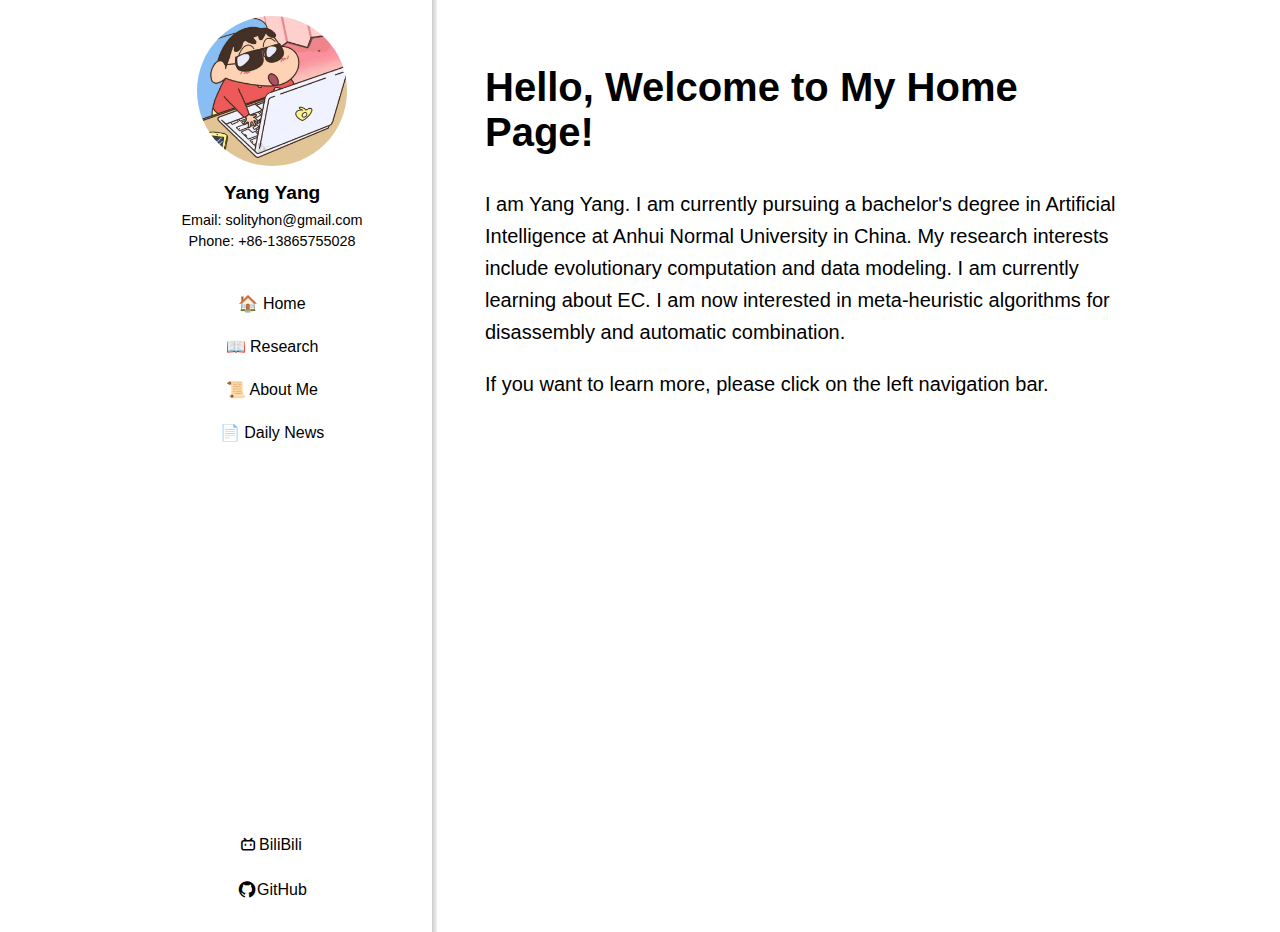
<file: index.html>
<!DOCTYPE html>
<html lang="en">
<head>
    <meta charset="UTF-8">
    <meta name="viewport" content="width=device-width, initial-scale=1.0">
    <title>Yang Yang Page</title>
    <link rel="stylesheet" href="style.css">
    <link rel="stylesheet" href="./font/iconfont.css">
</head>
<body>
    <div class="container">
        <!-- 左侧导航栏 -->
        <aside class="sidebar">
            <div class="profile">
                <img src="./image/2.jpg" alt="Yang Yang photo">
                <h1>Yang Yang</h1>
                <p>Email: solityhon@gmail.com</p>
                <p>Phone: +86-13865755028</p>
            </div>
            <nav class="menu">
                <ul>
                    <li><a href="index.html">🏠 Home</a></li>
                    <li><a href="./page/research.html">📖 Research</a></li>
                    <li><a href="./page/about.html">📜 About Me</a></li>     
                    <li><a href="./page/news.html">📄 Daily News</a></li>
                    
                </ul>
            </nav>
            <nav class="WebSite">
                <ul>
                    <li><a href="https://space.bilibili.com/505526554" target="_blank"> 
                        <spon class="iconfont icon-bilibili"></spon> BiliBili
                    </a></li>
                    <li><a href="https://github.com/yy8896" target="_blank">
                        <spon class="iconfont icon-github"></spon> GitHub
                    </a></li>
                </ul>
            </nav>
        </aside>

        <!-- 分隔线 -->
        <div class="divider"></div>

        <!-- 右侧主要内容 -->
        <main class="main-content">
            <section id="home">
                <h2>Hello, Welcome to My Home Page!</h2>
                <p>I am Yang Yang. 
                    I am currently pursuing a bachelor's degree in Artificial Intelligence at Anhui Normal University in China. 
                    My research interests include evolutionary computation and data modeling.
                    I am currently learning about EC.
                    I am now interested in meta-heuristic algorithms for disassembly and automatic combination.
                </p>
                <p>
                    If you want to learn more, please click on the left navigation bar.
                </p>
            </section>
        </main>
    </div>
</body>
</html>
</file>
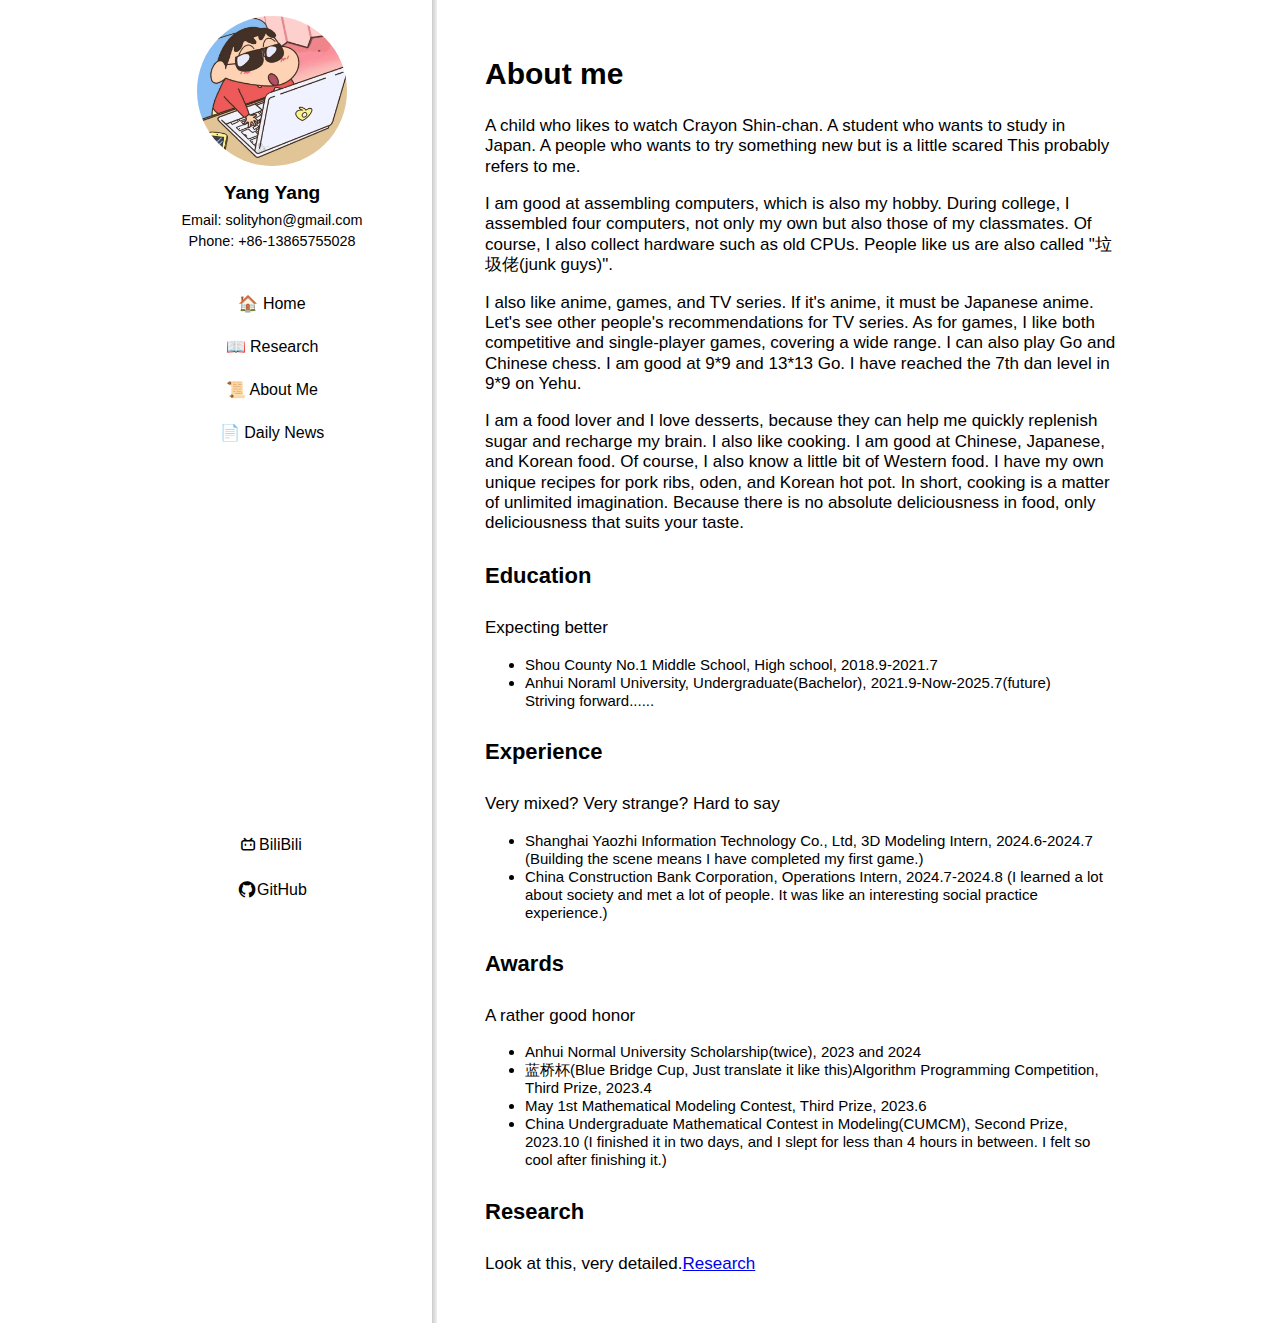
<file: page/about.html>
<!DOCTYPE html>
<html lang="en">
<head>
    <meta charset="UTF-8">
    <meta name="viewport" content="width=device-width, initial-scale=1.0">
    <title>Yang Yang Page</title>
    <link rel="stylesheet" href="about.css">
    <link rel="stylesheet" href="../font/iconfont.css">
</head>
<body>
    <div class="container">
        <!-- 左侧导航栏 -->
        <aside class="sidebar">
            <div class="profile">
                <img src="../image/2.jpg" alt="Yang Yang photo">
                <h1>Yang Yang</h1>
                <p>Email: solityhon@gmail.com</p>
                <p>Phone: +86-13865755028</p>
            </div>
            <nav class="menu">
                <ul>
                    <li><a href="../index.html">🏠 Home</a></li>
                    <li><a href="research.html">📖 Research</a></li>
                    <li><a href="about.html">📜 About Me</a></li>     
                    <li><a href="news.html">📄 Daily News</a></li>
                    
                </ul>
            </nav>
            <nav class="WebSite">
                <ul>
                    <li><a href="https://space.bilibili.com/505526554" target="_blank"> 
                        <spon class="iconfont icon-bilibili"></spon> BiliBili
                    </a></li>
                    <li><a href="https://github.com/yy8896" target="_blank">
                        <spon class="iconfont icon-github"></spon> GitHub
                    </a></li>
                </ul>
            </nav>
        </aside>

        <!-- 分隔线 -->
        <div class="divider"></div>

        <!-- 右侧主要内容 -->
        <main class="main-content">
            <section id="About">
                <h2>About me</h2>
            </section>
            <section>
                <p>
                    A child who likes to watch Crayon Shin-chan.
                    A student who wants to study in Japan.
                    A people who wants to try something new but is a little scared
                    This probably refers to me.
                </p>
                <p>
                    I am good at assembling computers, which is also my hobby. 
                    During college, I assembled four computers, not only my own but also those of my classmates.
                    Of course, I also collect hardware such as old CPUs. 
                    People like us are also called "垃圾佬(junk guys)".
                </p>
                <p>
                    I also like anime, games, and TV series. 
                    If it's anime, it must be Japanese anime.
                    Let's see other people's recommendations for TV series.
                    As for games, I like both competitive and single-player games, covering a wide range.
                    I can also play Go and Chinese chess. 
                    I am good at 9*9 and 13*13 Go. I have reached the 7th dan level in 9*9 on Yehu.
                </p>
                <p>
                    I am a food lover and I love desserts, 
                    because they can help me quickly replenish sugar and recharge my brain.
                    I also like cooking. 
                    I am good at Chinese, Japanese, and Korean food. 
                    Of course, I also know a little bit of Western food. 
                    I have my own unique recipes for pork ribs, oden, and Korean hot pot.
                    In short, cooking is a matter of unlimited imagination. 
                    Because there is no absolute deliciousness in food, 
                    only deliciousness that suits your taste.
                </p>
            </section>
            <section> 
                <h4>Education</h4>
                <p>
                    Expecting better
                </p>
                <ul>
                    <li>
                        Shou County No.1 Middle School, High school, 2018.9-2021.7
                    </li>
                    <li>
                        Anhui Noraml University, Undergraduate(Bachelor), 2021.9-Now-2025.7(future)
                    </li>
                    Striving forward......
                </ul> 
                <h4>Experience</h4>
                <p>
                    Very mixed? Very strange? Hard to say
                </p>
                <ul>
                    <li>
                        Shanghai Yaozhi Information Technology Co., Ltd, 3D Modeling Intern, 2024.6-2024.7
                        (Building the scene means I have completed my first game.)
                    </li>
                    <li>
                        China Construction Bank Corporation, Operations Intern, 2024.7-2024.8
                        (I learned a lot about society and met a lot of people. It was like an interesting social practice experience.)
                    </li>
                </ul>
                <h4>Awards</h4>
                <p>
                    A rather good honor
                </p>
                <ul>
                    <li>
                        Anhui Normal University Scholarship(twice), 2023 and 2024
                    </li>
                    <li>
                        蓝桥杯(Blue Bridge Cup, Just translate it like this)Algorithm Programming Competition, Third Prize, 2023.4
                    </li>
                    <li>
                        May 1st Mathematical Modeling Contest, Third Prize, 2023.6
                    </li>
                    <li>
                        China Undergraduate Mathematical Contest in Modeling(CUMCM), Second Prize, 2023.10
                        (I finished it in two days, and I slept for less than 4 hours in between. I felt so cool after finishing it.)
                    </li>    
                </ul>
                <h4>Research</h4>
                <p>
                    Look at this, very detailed.<a href="research.html">Research</a>
                </p>
            </section>
        </main>
    </div>
</body>
</html>
</file>
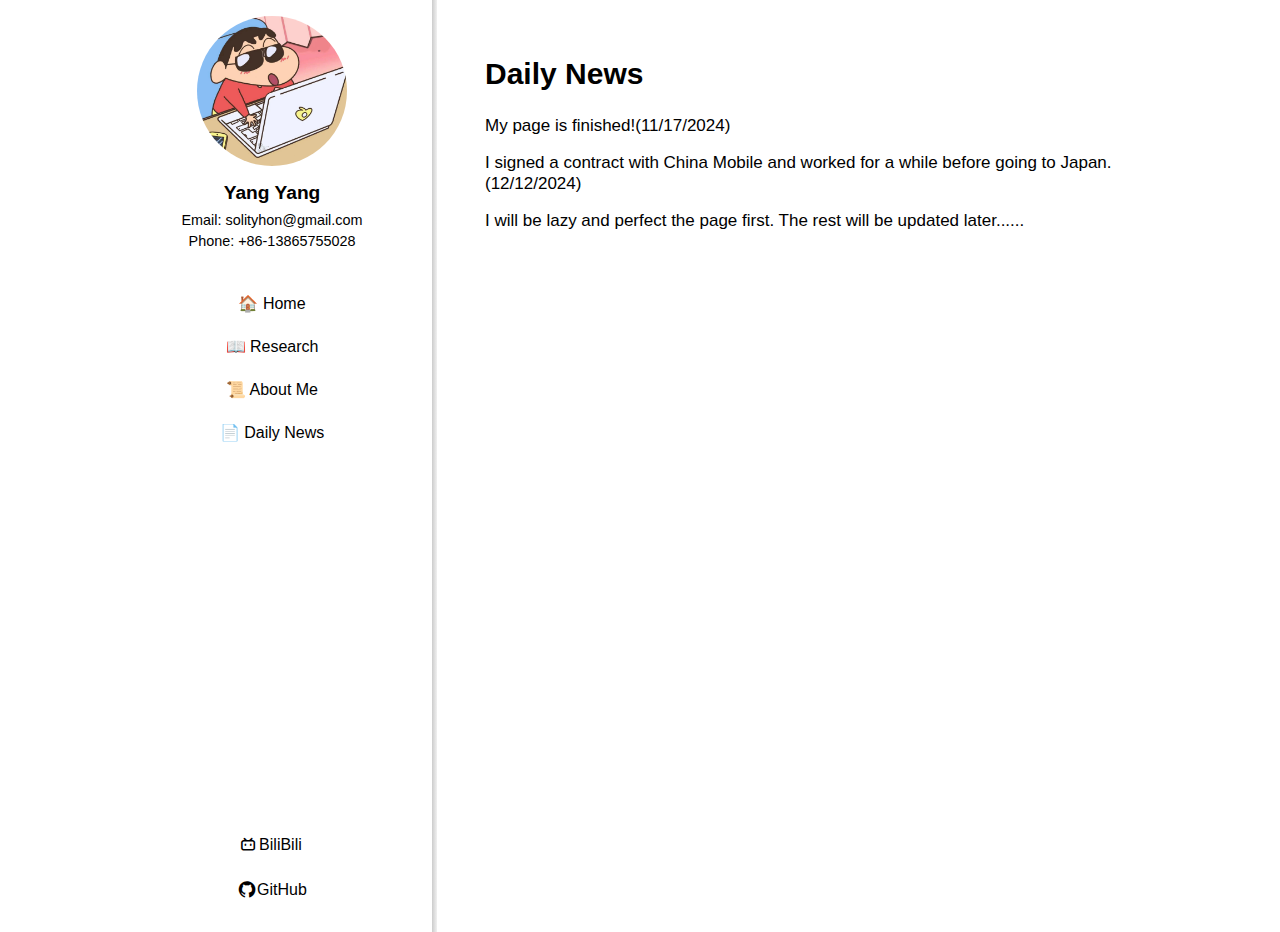
<file: page/news.html>
<!DOCTYPE html>
<html lang="en">
<head>
    <meta charset="UTF-8">
    <meta name="viewport" content="width=device-width, initial-scale=1.0">
    <title>Yang Yang Page</title>
    <link rel="stylesheet" href="news.css">
    <link rel="stylesheet" href="../font/iconfont.css">
</head>
<body>
    <div class="container">
        <!-- 左侧导航栏 -->
        <aside class="sidebar">
            <div class="profile">
                <img src="../image/2.jpg" alt="Yang Yang photo">
                <h1>Yang Yang</h1>
                <p>Email: solityhon@gmail.com</p>
                <p>Phone: +86-13865755028</p>
            </div>
            <nav class="menu">
                <ul>
                    <li><a href="../index.html">🏠 Home</a></li>
                    <li><a href="research.html">📖 Research</a></li>
                    <li><a href="about.html">📜 About Me</a></li>     
                    <li><a href="news.html">📄 Daily News</a></li>
                    
                </ul>
            </nav>
            <nav class="WebSite">
                <ul>
                    <li><a href="https://space.bilibili.com/505526554" target="_blank"> 
                        <spon class="iconfont icon-bilibili"></spon> BiliBili
                    </a></li>
                    <li><a href="https://github.com/yy8896" target="_blank">
                        <spon class="iconfont icon-github"></spon> GitHub
                    </a></li>
                </ul>
            </nav>
        </aside>

        <!-- 分隔线 -->
        <div class="divider"></div>

        <!-- 右侧主要内容 -->
        <main class="main-content">
            <section id="News">
                <h2>Daily News</h2>
            </section>
                <p>
                    My page is finished!(11/17/2024)
                </p>
                <p>
                    I signed a contract with China Mobile and worked for a while before going to Japan.(12/12/2024)
                </p>
                <p>
                    I will be lazy and perfect the page first. 
                    The rest will be updated later......
                </p>
            <section>
            </section>
        </main>
    </div>
</body>
</html>
</file>
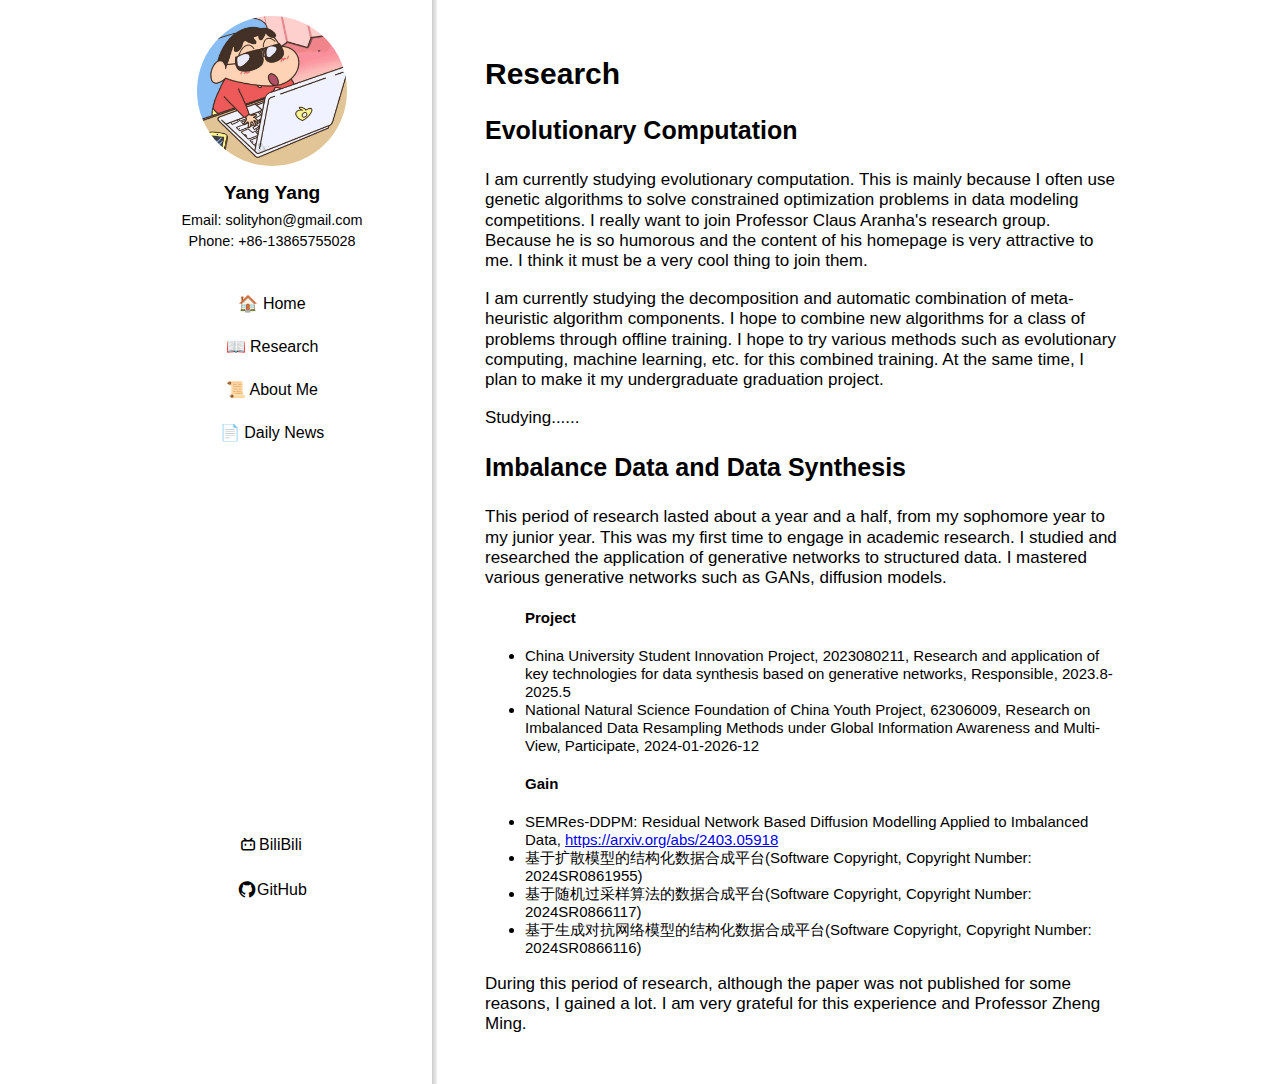
<file: page/research.html>
<!DOCTYPE html>
<html lang="en">
<head>
    <meta charset="UTF-8">
    <meta name="viewport" content="width=device-width, initial-scale=1.0">
    <title>Yang Yang Page</title>
    <link rel="stylesheet" href="research.css">
    <link rel="stylesheet" href="../font/iconfont.css">
</head>
<body>
    <div class="container">
        <!-- 左侧导航栏 -->
        <aside class="sidebar">
            <div class="profile">
                <img src="../image/2.jpg" alt="Yang Yang photo">
                <h1>Yang Yang</h1>
                <p>Email: solityhon@gmail.com</p>
                <p>Phone: +86-13865755028</p>
            </div>
            <nav class="menu">
                <ul>
                    <li><a href="../index.html">🏠 Home</a></li>
                    <li><a href="research.html">📖 Research</a></li>
                    <li><a href="about.html">📜 About Me</a></li>     
                    <li><a href="news.html">📄 Daily News</a></li>
                    
                </ul>
            </nav>
            <nav class="WebSite">
                <ul>
                    <li><a href="https://space.bilibili.com/505526554" target="_blank"> 
                        <spon class="iconfont icon-bilibili"></spon> BiliBili
                    </a></li>
                    <li><a href="https://github.com/yy8896" target="_blank">
                        <spon class="iconfont icon-github"></spon> GitHub
                    </a></li>
                </ul>
            </nav>
        </aside>

        <!-- 分隔线 -->
        <div class="divider"></div>

        <!-- 右侧主要内容 -->
        <main class="main-content">
            <section id="research">
                <h2>Research</h2>
            </section>
            <section>
                <h3>Evolutionary Computation</h3>
                <p>
                    I am currently studying evolutionary computation. 
                    This is mainly because I often use genetic algorithms to solve constrained optimization problems in data modeling competitions. 
                    I really want to join Professor Claus Aranha's research group.
                    Because he is so humorous and the content of his homepage is very attractive to me. 
                    I think it must be a very cool thing to join them.
                </p>
                <p>
                    I am currently studying the decomposition and automatic combination of meta-heuristic algorithm components. 
                    I hope to combine new algorithms for a class of problems through offline training.
                    I hope to try various methods such as evolutionary computing, machine learning, etc. for this combined training.
                    At the same time, I plan to make it my undergraduate graduation project.
                </p>
                <p>
                    Studying......
                </p>
            </section>
            <section>
                <h3>Imbalance Data and Data Synthesis</h3>
                <p>
                    This period of research lasted about a year and a half, 
                    from my sophomore year to my junior year. 
                    This was my first time to engage in academic research.
                    I studied and researched the application of generative networks to structured data. 
                    I mastered various generative networks such as GANs, diffusion models.
                </p>
                <ul>
                    <h4>Project</h4>
                    <li>China University Student Innovation Project, 2023080211, 
                        Research and application of key technologies for data synthesis based on generative networks,
                        Responsible, 2023.8-2025.5
                    </li>
                    <li>
                        National Natural Science Foundation of China Youth Project, 62306009, 
                        Research on Imbalanced Data Resampling Methods under Global Information Awareness and Multi-View,
                        Participate, 2024-01-2026-12
                    </li>
                </ul>
                <ul>
                    <h4>Gain</h4>
                    <li>
                        SEMRes-DDPM: Residual Network Based Diffusion Modelling Applied to Imbalanced Data, 
                        <a href="https://arxiv.org/abs/2403.05918"> https://arxiv.org/abs/2403.05918 </a> 
                    </li>
                    <li>
                        基于扩散模型的结构化数据合成平台(Software Copyright, Copyright Number: 2024SR0861955)
                    </li>
                    <li>
                        基于随机过采样算法的数据合成平台(Software Copyright, Copyright Number: 2024SR0866117)                        
                    </li>
                    <li>
                        基于生成对抗网络模型的结构化数据合成平台(Software Copyright, Copyright Number: 2024SR0866116)
                    </li>
                </ul>
                <p>
                    During this period of research, 
                    although the paper was not published for some reasons, I gained a lot. 
                    I am very grateful for this experience and Professor Zheng Ming.
                </p>
            </section>
        </main>
    </div>
</body>
</html>
</file>
<file: style.css>
/* 全局样式 */
body {
    margin: 0;
    font-family: 'Arial', sans-serif;
    color: #000;
    display: flex;
    justify-content: center;
    background-color: transparent; /* 使用浏览器默认背景颜色 */
}

.container {
    display: flex;
    width: 80%; /* 页面宽度 */
    max-width: 1200px; /* 最大宽度 */
}

/* 左侧导航栏样式 */
.sidebar {
    width: 25%;
    padding: 1rem;
    display: flex; /* 使用 flex 布局 */
    flex-direction: column; /* 垂直排列内容 */
    align-items: center; /* 水平居中头像和个人信息 */
    height: 100vh; 
}

/*图像设置为块级元素*/
img {
    display: block;
    margin: 0 auto;
}

/* 个人信息样式 */
.profile img {
    width: 150px;
    height: 150px;
    border-radius: 50%;
    margin-bottom: 1rem;
}

.profile h1 {
    margin: 0.5rem 0;
    font-size: 1.2rem;
    text-align: center; 
}

.profile p {
    margin: 0.3rem 0;
    font-size: 0.9rem;
    text-align: center; 
}

/* 菜单样式 */
.menu {
    width: 100%; /* 菜单占满导航栏宽度 */
    text-align: center; 
    flex-grow: 1;
}

.menu ul {
    list-style: none;
    padding: 0;
    margin: 2rem 0 0 0; /* 菜单与个人信息的间距 */
}

.menu li {
    margin: 0.5rem 0;
}

.menu a {
    text-decoration: none;
    color: inherit; /* 使用默认字体颜色 */
    padding: 0.5rem 0; /* 上下间距 */
    display: block; /* 菜单项占整行，易于点击 */
}

/* 网站链接样式 */
.WebSite {
    margin-top: auto; /* 将社交媒体链接推到最下方 */
    text-align: left; /* 左对齐社交媒体链接 */
}

.WebSite ul {
    list-style: none;
    padding: 0;
    margin: 2rem 0 0 0;
}

.WebSite li{
    margin: 0.5rem 0;

}

.WebSite spon{
    font-size: 20px; /* 字体图标大小 */
}

.WebSite a {
    text-decoration: none;
    color: black; /* 保持默认字体颜色 */
    padding: 0.5rem 0; /* 上下间距 */
    display: flex;
    align-items: center; /* 对齐图标和文本 */
}

/* 分隔线样式 */
.divider {
    width: 5px; /* 分隔线宽度 */
    background: linear-gradient(to right, #ccc, #f0f0f0); /* 从左到右的灰色渐变 */
    margin: 0 1rem; /* 左右间距 */
    height: auto; /* 自动匹配内容高度 */
}

/* 右侧主要内容样式 */
.main-content {
    flex: 1;
    padding: 2rem;
    justify-content: center;
    align-items: center;
}

.main-content h2 {
    font-size: 40px;
}

.main-content p {
    line-height: 1.6;
    align-items: center;
    font-size: 20px;
}
</file>
<file: font/iconfont.css>
@font-face {
  font-family: "iconfont"; /* Project id  */
  src: url('iconfont.ttf?t=1731826044701') format('truetype');
}

.iconfont {
  font-family: "iconfont" !important;
  font-size: 16px;
  font-style: normal;
  -webkit-font-smoothing: antialiased;
  -moz-osx-font-smoothing: grayscale;
}

.icon-bilibili:before {
  content: "\e66a";
}

.icon-instagram:before {
  content: "\e87f";
}

.icon-Youtube:before {
  content: "\e880";
}

.icon-github:before {
  content: "\e972";
}

.icon-twiter:before {
  content: "\e75c";
}
</file>
<file: page/about.css>
/* 全局样式 */
body {
    margin: 0;
    font-family: 'Arial', sans-serif;
    color: #000;
    display: flex;
    justify-content: center;
    background-color: transparent; /* 使用浏览器默认背景颜色 */
}

.container {
    display: flex;
    width: 80%; /* 页面宽度 */
    max-width: 1200px; /* 最大宽度 */
}

/* 左侧导航栏样式 */
.sidebar {
    width: 25%;
    padding: 1rem;
    display: flex; /* 使用 flex 布局 */
    flex-direction: column; /* 垂直排列内容 */
    align-items: center; /* 水平居中头像和个人信息 */
    height: 100vh; 
}

/*图像设置为块级元素*/
img {
    display: block;
    margin: 0 auto;
}

/* 个人信息样式 */
.profile img {
    width: 150px;
    height: 150px;
    border-radius: 50%;
    margin-bottom: 1rem;
}

.profile h1 {
    margin: 0.5rem 0;
    font-size: 1.2rem;
    text-align: center; 
}

.profile p {
    margin: 0.3rem 0;
    font-size: 0.9rem;
    text-align: center; 
}

/* 菜单样式 */
.menu {
    width: 100%; /* 菜单占满导航栏宽度 */
    text-align: center; 
    flex-grow: 1;
}

.menu ul {
    list-style: none;
    padding: 0;
    margin: 2rem 0 0 0; /* 菜单与个人信息的间距 */
}

.menu li {
    margin: 0.5rem 0;
}

.menu a {
    text-decoration: none;
    color: inherit; /* 使用默认字体颜色 */
    padding: 0.5rem 0; /* 上下间距 */
    display: block; /* 菜单项占整行，易于点击 */
}

/* 网站链接样式 */
.WebSite {
    margin-top: auto; /* 将社交媒体链接推到最下方 */
    text-align: left; /* 左对齐社交媒体链接 */
}

.WebSite ul {
    list-style: none;
    padding: 0;
    margin: 2rem 0 0 0;
}

.WebSite li{
    margin: 0.5rem 0;

}

.WebSite spon{
    font-size: 20px; /* 字体图标大小 */
}

.WebSite a {
    text-decoration: none;
    color: black; /* 保持默认字体颜色 */
    padding: 0.5rem 0; /* 上下间距 */
    display: flex;
    align-items: center; /* 对齐图标和文本 */
}


/* 分隔线样式 */
.divider {
    width: 5px; /* 分隔线宽度 */
    background: linear-gradient(to right, #ccc, #f0f0f0); /* 从左到右的灰色渐变 */
    margin: 0 1rem; /* 左右间距 */
    height: auto; /* 自动匹配内容高度 */
}

/* 右侧主要内容样式 */
.main-content {
    flex: 1;
    padding: 2rem;
    justify-content: center;
    align-items: center;
}

.main-content h2 {
    font-size: 30px;
}

.main-content h4 {
    font-size: 22px;
}

.main-content p {
    line-height: 1.2;
    align-items: center;
    font-size: 17px;
}

.main-content ul, .main-content li {
    line-height: 1.2;
    color: black;
    align-items: center;
    font-size: 15px;
}

.WebSite a {
    text-decoration: none;
    color: black; /* 保持默认字体颜色 */
    padding: 0.5rem 0; /* 上下间距 */
    display: flex;
}
</file>
<file: page/news.css>
/* 全局样式 */
body {
    margin: 0;
    font-family: 'Arial', sans-serif;
    color: #000;
    display: flex;
    justify-content: center;
    background-color: transparent; /* 使用浏览器默认背景颜色 */
}

.container {
    display: flex;
    width: 80%; /* 页面宽度 */
    max-width: 1200px; /* 最大宽度 */
}

/* 左侧导航栏样式 */
.sidebar {
    width: 25%;
    padding: 1rem;
    display: flex; /* 使用 flex 布局 */
    flex-direction: column; /* 垂直排列内容 */
    align-items: center; /* 水平居中头像和个人信息 */
    height: 100vh; 
}

/*图像设置为块级元素*/
img {
    display: block;
    margin: 0 auto;
}

/* 个人信息样式 */
.profile img {
    width: 150px;
    height: 150px;
    border-radius: 50%;
    margin-bottom: 1rem;
}

.profile h1 {
    margin: 0.5rem 0;
    font-size: 1.2rem;
    text-align: center; 
}

.profile p {
    margin: 0.3rem 0;
    font-size: 0.9rem;
    text-align: center; 
}

/* 菜单样式 */
.menu {
    width: 100%; /* 菜单占满导航栏宽度 */
    text-align: center; 
    flex-grow: 1;
}

.menu ul {
    list-style: none;
    padding: 0;
    margin: 2rem 0 0 0; /* 菜单与个人信息的间距 */
}

.menu li {
    margin: 0.5rem 0;
}

.menu a {
    text-decoration: none;
    color: inherit; /* 使用默认字体颜色 */
    padding: 0.5rem 0; /* 上下间距 */
    display: block; /* 菜单项占整行，易于点击 */
}

/* 网站链接样式 */
.WebSite {
    margin-top: auto; /* 将社交媒体链接推到最下方 */
    text-align: left; /* 左对齐社交媒体链接 */
}

.WebSite ul {
    list-style: none;
    padding: 0;
    margin: 2rem 0 0 0;
}

.WebSite li{
    margin: 0.5rem 0;

}

.WebSite spon{
    font-size: 20px; /* 字体图标大小 */
}

.WebSite a {
    text-decoration: none;
    color: black; /* 保持默认字体颜色 */
    padding: 0.5rem 0; /* 上下间距 */
    display: flex;
    align-items: center; /* 对齐图标和文本 */
}


/* 分隔线样式 */
.divider {
    width: 5px; /* 分隔线宽度 */
    background: linear-gradient(to right, #ccc, #f0f0f0); /* 从左到右的灰色渐变 */
    margin: 0 1rem; /* 左右间距 */
    height: auto; /* 自动匹配内容高度 */
}

/* 右侧主要内容样式 */
.main-content {
    flex: 1;
    padding: 2rem;
    justify-content: center;
    align-items: center;
}

.main-content h2 {
    font-size: 30px;
}

.main-content h4 {
    font-size: 22px;
}

.main-content p {
    line-height: 1.2;
    align-items: center;
    font-size: 17px;
}

.main-content ul, .main-content li {
    line-height: 1.2;
    color: black;
    align-items: center;
    font-size: 15px;
}

.WebSite a {
    text-decoration: none;
    color: black; /* 保持默认字体颜色 */
    padding: 0.5rem 0; /* 上下间距 */
    display: flex;
}
</file>
<file: page/research.css>
/* 全局样式 */
body {
    margin: 0;
    font-family: 'Arial', sans-serif;
    color: #000;
    display: flex;
    justify-content: center;
    background-color: transparent; /* 使用浏览器默认背景颜色 */
}

.container {
    display: flex;
    width: 80%; /* 页面宽度 */
    max-width: 1200px; /* 最大宽度 */
}

/* 左侧导航栏样式 */
.sidebar {
    width: 25%;
    padding: 1rem;
    display: flex; /* 使用 flex 布局 */
    flex-direction: column; /* 垂直排列内容 */
    align-items: center; /* 水平居中头像和个人信息 */
    height: 100vh; 
}

/*图像设置为块级元素*/
img {
    display: block;
    margin: 0 auto;
}

/* 个人信息样式 */
.profile img {
    width: 150px;
    height: 150px;
    border-radius: 50%;
    margin-bottom: 1rem;
}

.profile h1 {
    margin: 0.5rem 0;
    font-size: 1.2rem;
    text-align: center; 
}

.profile p {
    margin: 0.3rem 0;
    font-size: 0.9rem;
    text-align: center; 
}

/* 菜单样式 */
.menu {
    width: 100%; /* 菜单占满导航栏宽度 */
    text-align: center; 
    flex-grow: 1;
}

.menu ul {
    list-style: none;
    padding: 0;
    margin: 2rem 0 0 0; /* 菜单与个人信息的间距 */
}

.menu li {
    margin: 0.5rem 0;
}

.menu a {
    text-decoration: none;
    color: inherit; /* 使用默认字体颜色 */
    padding: 0.5rem 0; /* 上下间距 */
    display: block; /* 菜单项占整行，易于点击 */
}

/* 网站链接样式 */
.WebSite {
    margin-top: auto; /* 将社交媒体链接推到最下方 */
    text-align: left; /* 左对齐社交媒体链接 */
}

.WebSite ul {
    list-style: none;
    padding: 0;
    margin: 2rem 0 0 0;
}

.WebSite li{
    margin: 0.5rem 0;

}

.WebSite spon{
    font-size: 20px; /* 字体图标大小 */
}

.WebSite a {
    text-decoration: none;
    color: black; /* 保持默认字体颜色 */
    padding: 0.5rem 0; /* 上下间距 */
    display: flex;
    align-items: center; /* 对齐图标和文本 */
}


/* 分隔线样式 */
.divider {
    width: 5px; /* 分隔线宽度 */
    background: linear-gradient(to right, #ccc, #f0f0f0); /* 从左到右的灰色渐变 */
    margin: 0 1rem; /* 左右间距 */
    height: /* 全局样式 */
body {
    margin: 0;
    font-family: 'Arial', sans-serif;
    color: #000;
    display: flex;
    justify-content: center;
    background-color: transparent; /* 使用浏览器默认背景颜色 */
}

.container {
    display: flex;
    width: 80%; /* 页面宽度 */
    max-width: 1200px; /* 最大宽度 */
}

/* 左侧导航栏样式 */
.sidebar {
    width: 25%;
    padding: 1rem;
    display: flex; /* 使用 flex 布局 */
    flex-direction: column; /* 垂直排列内容 */
    align-items: center; /* 水平居中头像和个人信息 */
    height: 100vh; 
}

/*图像设置为块级元素*/
img {
    display: block;
    margin: 0 auto;
}

/* 个人信息样式 */
.profile img {
    width: 150px;
    height: 150px;
    border-radius: 50%;
    margin-bottom: 1rem;
}

.profile h1 {
    margin: 0.5rem 0;
    font-size: 1.2rem;
    text-align: center; 
}

.profile p {
    margin: 0.3rem 0;
    font-size: 0.9rem;
    text-align: center; 
}

/* 菜单样式 */
.menu {
    width: 100%; /* 菜单占满导航栏宽度 */
    text-align: center; 
    flex-grow: 1;
}

.menu ul {
    list-style: none;
    padding: 0;
    margin: 2rem 0 0 0; /* 菜单与个人信息的间距 */
}

.menu li {
    margin: 0.5rem 0;
}

.menu a {
    text-decoration: none;
    color: inherit; /* 使用默认字体颜色 */
    padding: 0.5rem 0; /* 上下间距 */
    display: block; /* 菜单项占整行，易于点击 */
}

/* 网站链接样式 */
.WebSite {
    margin-top: auto; /* 将社交媒体链接推到最下方 */
    text-align: left; /* 左对齐社交媒体链接 */
}

.WebSite ul {
    list-style: none;
    padding: 0;
    margin: 2rem 0 0 0;
}

.WebSite li{
    margin: 0.5rem 0;

}

.WebSite spon{
    font-size: 20px; /* 字体图标大小 */
}

.WebSite a {
    text-decoration: none;
    color: black; /* 保持默认字体颜色 */
    padding: 0.5rem 0; /* 上下间距 */
    display: flex;
    align-items: center; /* 对齐图标和文本 */
}


/* 分隔线样式 */
.divider {
    width: 5px; /* 分隔线宽度 */
    background: linear-gradient(to right, #ccc, #f0f0f0); /* 从左到右的灰色渐变 */
    margin: 0 1rem; /* 左右间距 */
    height: 100vh; /* 自动匹配内容高度 */
}

/* 右侧主要内容样式 */
.main-content {
    flex: 1;
    padding: 2rem;
    justify-content: center;
    align-items: center;
}

.main-content h2 {
    font-size: 30px;
}

.main-content h3 {
    font-size: 25px;
}

.main-content p {
    line-height: 1.2;
    align-items: center;
    font-size: 17px;
}

.main-content ul, .main-content li {
    line-height: 1.2;
    color: black;
    align-items: center;
    font-size: 15px;
}

.WebSite a {
    text-decoration: none;
    color: black; /* 保持默认字体颜色 */
    padding: 0.5rem 0; /* 上下间距 */
    display: flex;
}; /* 自动匹配内容高度 */
}

/* 右侧主要内容样式 */
.main-content {
    flex: 1;
    padding: 2rem;
    justify-content: center;
    align-items: center;
}

.main-content h2 {
    font-size: 30px;
}

.main-content h3 {
    font-size: 25px;
}

.main-content p {
    line-height: 1.2;
    align-items: center;
    font-size: 17px;
}

.main-content ul, .main-content li {
    line-height: 1.2;
    color: black;
    align-items: center;
    font-size: 15px;
}

.WebSite a {
    text-decoration: none;
    color: black; /* 保持默认字体颜色 */
    padding: 0.5rem 0; /* 上下间距 */
    display: flex;
}
</file>
